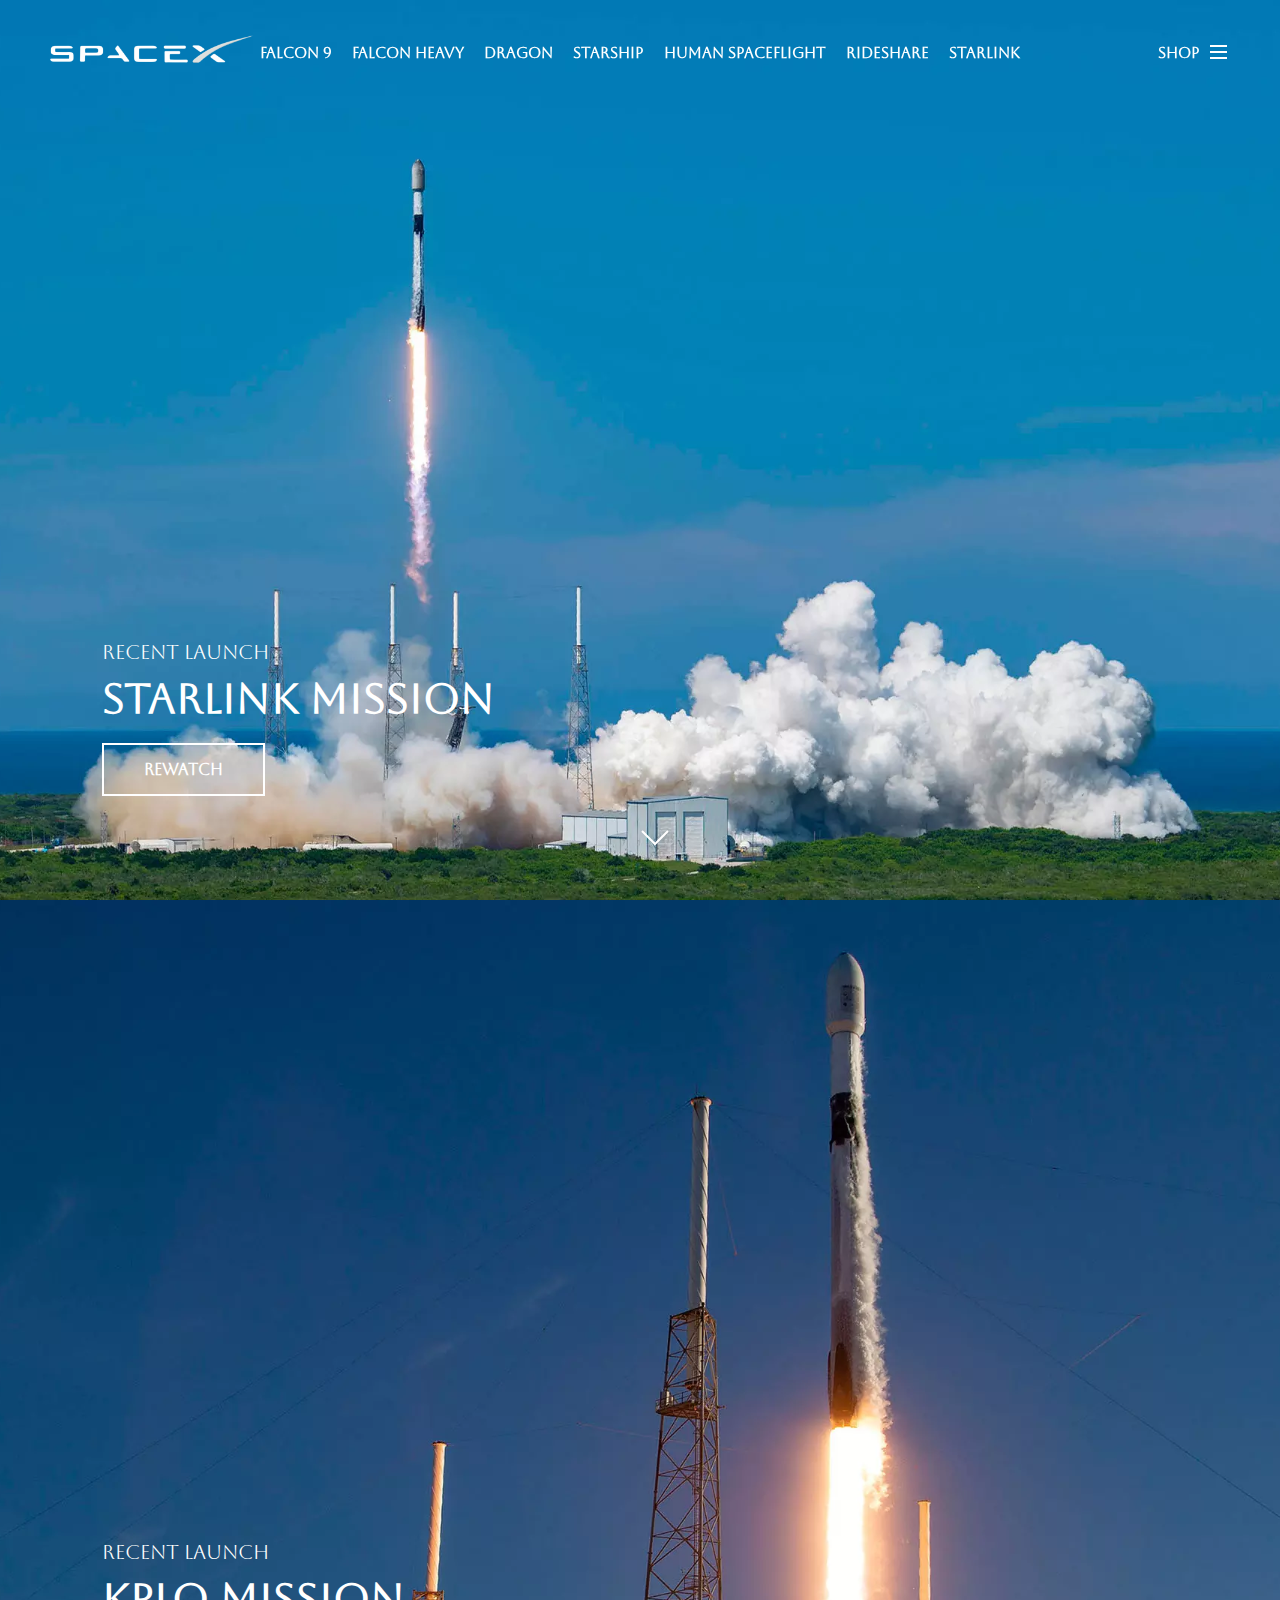
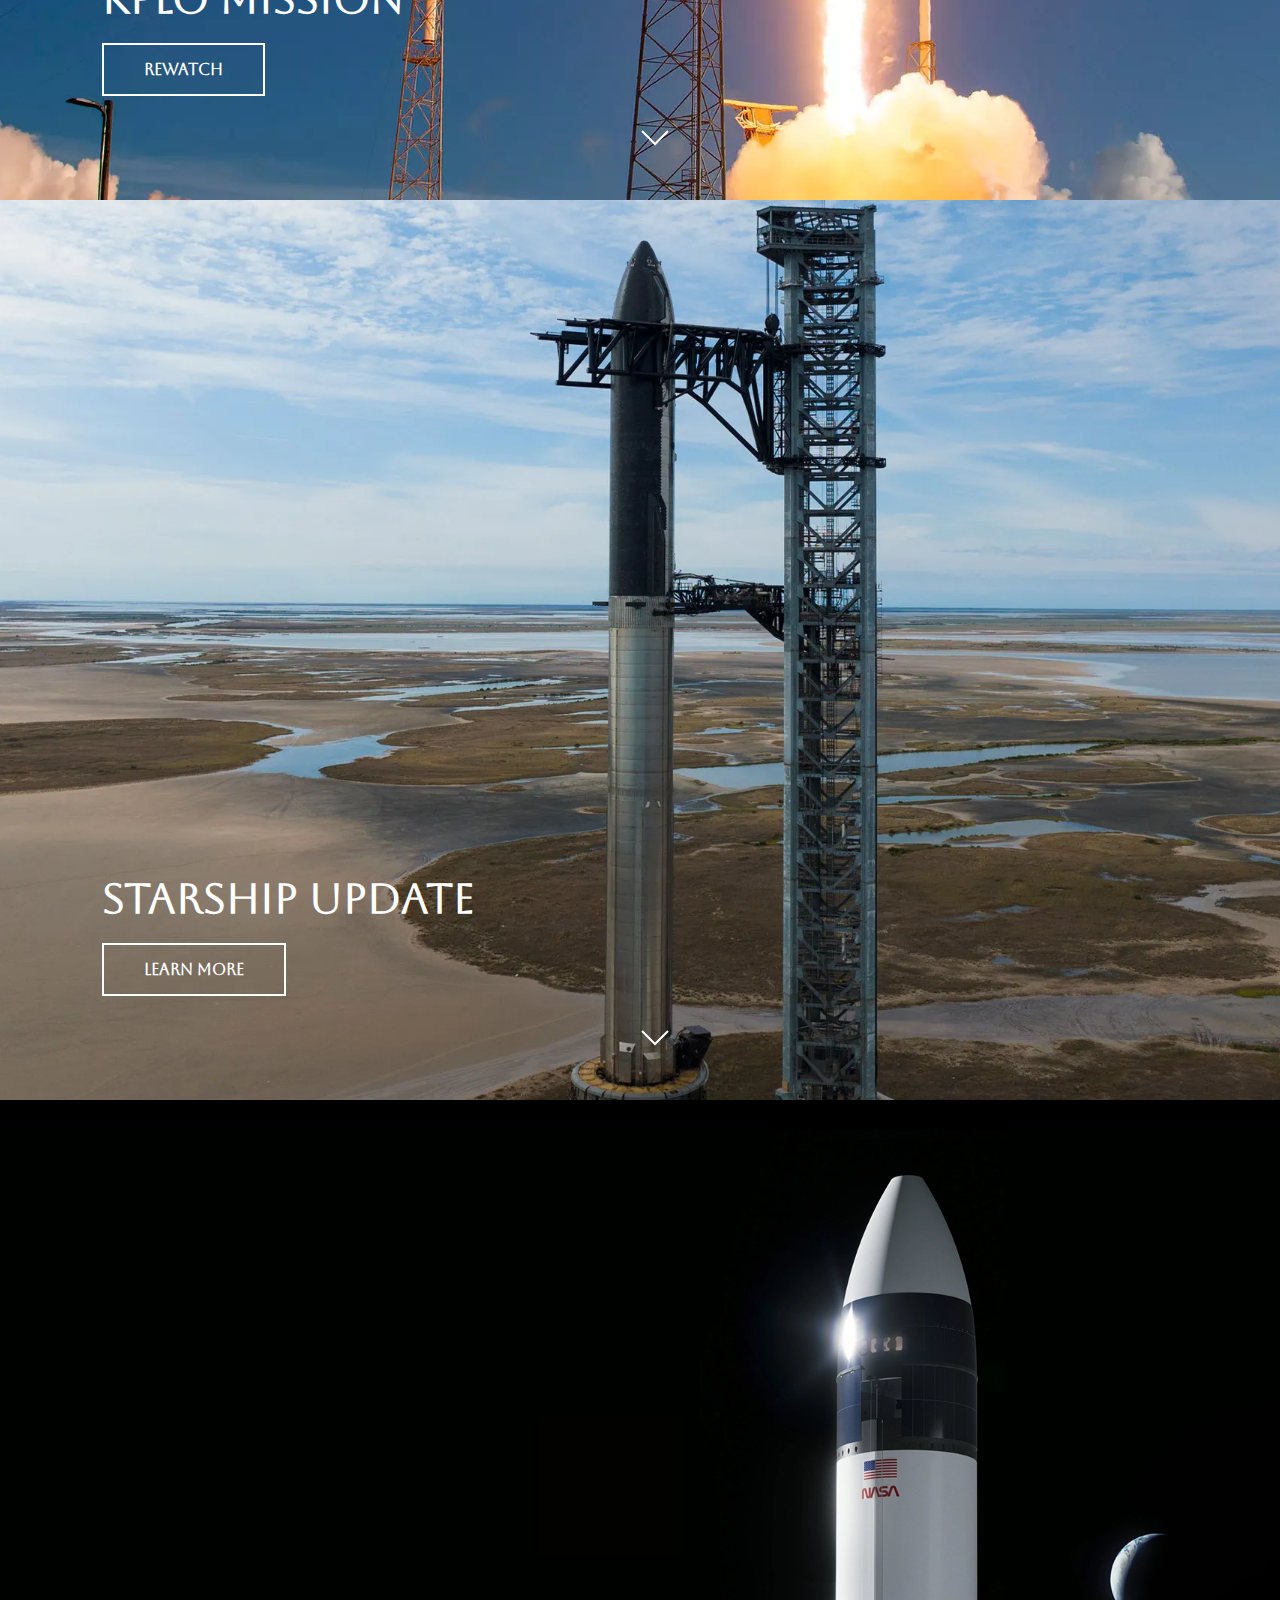
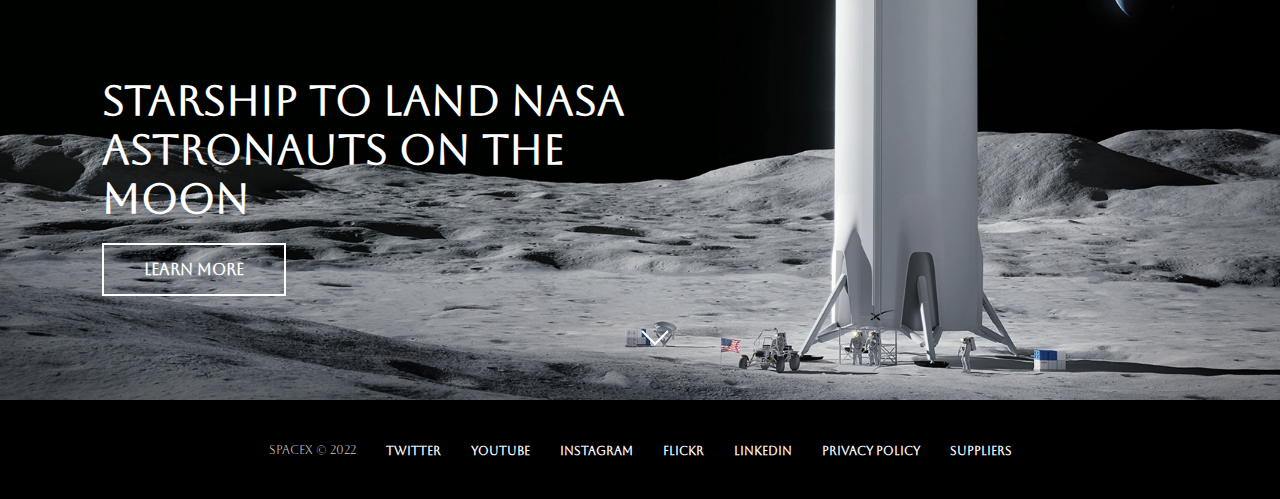
<file: index.html>
<!DOCTYPE html>
<html lang="en">
<head>
    <meta charset="UTF-8">
    <meta http-equiv="X-UA-Compatible" content="IE=edge">
    <meta name="viewport" content="width=device-width, initial-scale=1.0">
    <link rel="stylesheet" href="style.css">
    <title>SpaceX Clone</title>
</head>
<body>
    <div class="nav-overlay"></div>
    <div class="overlay">
        <ul>
            <li><a href="#">mission</a></li>
            <li><a href="#">launches</a></li>
            <li><a href="#">careers</a></li>
            <li><a href="#">updates</a></li>
            <li><a href="#">shop</a></li>

            <li class="li-mobile-menu"><a href="./falcon9.html">falcon 9</a></li>
            <li class="li-mobile-menu"><a href="#">falcon heavy</a></li>
            <li class="li-mobile-menu"><a href="#">dragon</a></li>
            <li class="li-mobile-menu"><a href="#">starship</a></li>
            <li class="li-mobile-menu"><a href="#">human spaceflight</a></li>
            <li class="li-mobile-menu"><a href="#">rideshare</a></li>
            <li class="li-mobile-menu"><a href="#">starlink</a></li>

        </ul>
    </div>
    <header class="main-header">
        <div style="display: flex;">
            <div class="logo-div">
                <a href="index.html"><img id="logo-img" src="img/logo.png" alt="SpaceX"></a>
            </div>
            <div class="header-menu">
                <ul>
                    <li><a href="./falcon9.html" class="header-hover">falcon 9</a></li>
                    <li><a href="" class="header-hover">falcon heavy</a></li>
                    <li><a href="" class="header-hover">dragon</a></li>
                    <li><a href="" class="header-hover">starship</a></li>
                    <li><a href="" class="header-hover">human spaceflight</a></li>
                    <li><a href="" class="header-hover">rideshare</a></li>
                    <li><a href="" class="header-hover">starlink</a></li>
                </ul>
            </div>
        </div>
        <div style="display: flex; position: absolute; right: 50px; z-index: 5;">
            <span class="shop-menu">
                <a href="#" class="header-hover" id="shop">shop</a>
            </span>
            <div class="hamburger">
                <div class="line1"></div>
                <div class="line2"></div>
                <div class="line3"></div>
            </div>
        </div>
    </header>
    
    
    <section class="section-first">
        <div class="first-sec-content">
            <h4>recent launch</h4>
            <h2>starlink mission</h2>
            <div class="hover-div">
                <div class="hover"></div>
                <span>rewatch</span>
            </div>
        </div>
        <div class="scroll-arrow">
            <svg width="30px" height="20px">
                <path
                  stroke="#ffffff"
                  fill="none"
                  stroke-width="2px"
                  d="M2.000,5.000 L15.000,18.000 L28.000,5.000 "
                ></path>
              </svg>
        </div>
    </section>

    <section class="section-second">
        <div class="first-sec-content">
            <h4>recent launch</h4>
            <h2>kplo mission</h2>
            <div class="hover-div">
                <div class="hover"></div>
                <span>rewatch</span>
            </div>
        </div>
        <div class="scroll-arrow">
            <svg width="30px" height="20px">
                <path
                  stroke="#ffffff"
                  fill="none"
                  stroke-width="2px"
                  d="M2.000,5.000 L15.000,18.000 L28.000,5.000 "
                ></path>
              </svg>
        </div>
    </section>

    <section class="section-third">
        <div class="first-sec-content">
            <h2>starship update</h2>
            <div class="hover-div">
                <div class="hover"></div>
                <span>learn more</span>
            </div>
        </div>
        <div class="scroll-arrow">
            <svg width="30px" height="20px">
                <path
                  stroke="#ffffff"
                  fill="none"
                  stroke-width="2px"
                  d="M2.000,5.000 L15.000,18.000 L28.000,5.000 "
                ></path>
              </svg>
        </div>
    </section>

    <section class="section-fourth">
        <div class="first-sec-content">
            <h2>STARSHIP TO LAND NASA ASTRONAUTS ON THE MOON</h2>
            <div class="hover-div">
                <div class="hover"></div>
                <span>learn more</span>
            </div>
        </div>
        <div class="scroll-arrow">
            <svg width="30px" height="20px">
                <path
                  stroke="#ffffff"
                  fill="none"
                  stroke-width="2px"
                  d="M2.000,5.000 L15.000,18.000 L28.000,5.000 "
                ></path>
              </svg>
        </div>
    </section>
    <footer>
        <ul>
            <li id="spacex-footer">spacex &copy; 2022</li>
            <li><a href="#">twitter</a></li>
            <li><a href="#">youtube</a></li>
            <li><a href="#">instagram</a></li>
            <li><a href="#">flickr</a></li>
            <li><a href="#">linkedin</a></li>
            <li><a href="#">privacy policy</a></li>
            <li><a href="#">suppliers</a></li>
        </ul>
    </footer>
    <script src="script.js"></script>
</body>
</html>
</file>
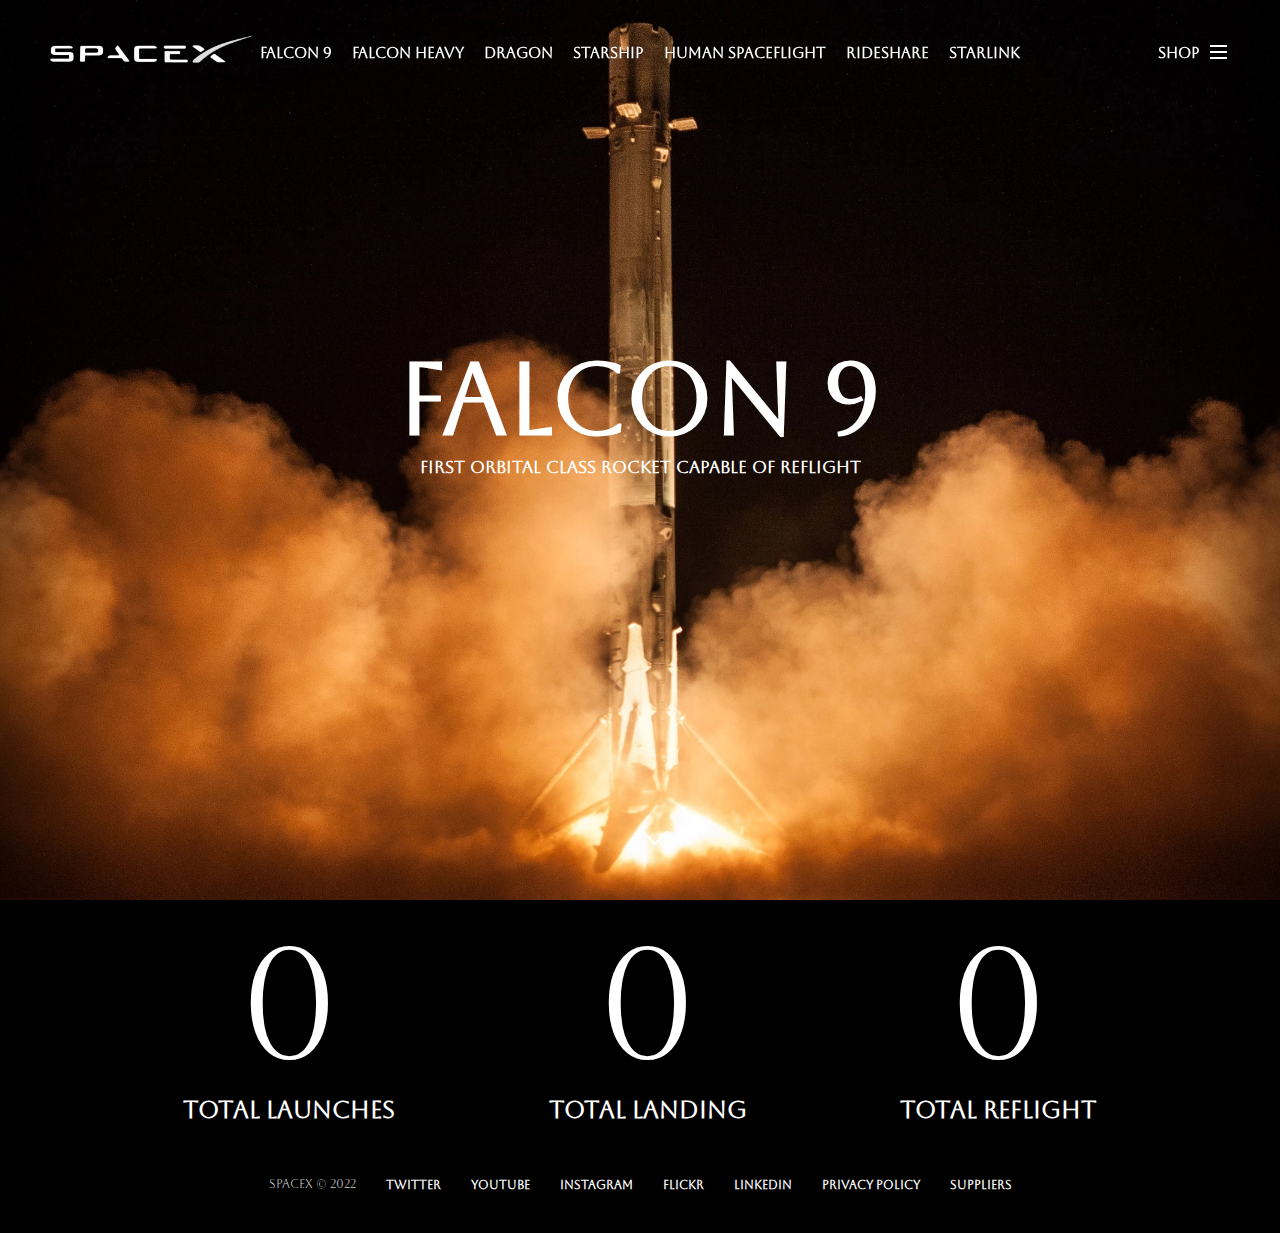
<file: falcon9.html>
<!DOCTYPE html>
<html lang="en">
<head>
    <meta charset="UTF-8">
    <meta http-equiv="X-UA-Compatible" content="IE=edge">
    <meta name="viewport" content="width=device-width, initial-scale=1.0">
    <link rel="stylesheet" href="style.css">
    <title>SpaceX Clone</title>
</head>
<body id="index-falcon">
    <div class="nav-overlay"></div>
    <div class="overlay">
        <ul>
            <li><a href="#">mission</a></li>
            <li><a href="#">launches</a></li>
            <li><a href="#">careers</a></li>
            <li><a href="#">updates</a></li>
            <li><a href="#">shop</a></li>

            <li class="li-mobile-menu"><a href="#">falcon 9</a></li>
            <li class="li-mobile-menu"><a href="#">falcon heavy</a></li>
            <li class="li-mobile-menu"><a href="#">dragon</a></li>
            <li class="li-mobile-menu"><a href="#">starship</a></li>
            <li class="li-mobile-menu"><a href="#">human spaceflight</a></li>
            <li class="li-mobile-menu"><a href="#">rideshare</a></li>
            <li class="li-mobile-menu"><a href="#">starlink</a></li>

        </ul>
    </div>
    <header class="main-header">
        <div style="display: flex;">
            <div class="logo-div">
                <a href="index.html"><img id="logo-img" src="img/logo.png" alt="SpaceX"></a>
            </div>
            <div class="header-menu">
                <ul>
                    <li><a href="./falcon9.html" class="header-hover">falcon 9</a></li>
                    <li><a href="" class="header-hover">falcon heavy</a></li>
                    <li><a href="" class="header-hover">dragon</a></li>
                    <li><a href="" class="header-hover">starship</a></li>
                    <li><a href="" class="header-hover">human spaceflight</a></li>
                    <li><a href="" class="header-hover">rideshare</a></li>
                    <li><a href="" class="header-hover">starlink</a></li>
                </ul>
            </div>
        </div>
        <div style="display: flex; position: absolute; right: 50px;">
            <span class="shop-menu">
                <a href="#" class="header-hover" id="shop">shop</a>
            </span>
            <div class="hamburger">
                <div class="line1"></div>
                <div class="line2"></div>
                <div class="line3"></div>
            </div>
        </div>
    </header>
    <section class="section-falcon9">
        <div class="falcon9-sec-content">
            <h2>Falcon 9</h2>
            <h4>First Orbital Class Rocket capable of reflight</h4>
        </div>
        <div class="scroll-arrow">
            <svg width="30px" height="20px">
                <path
                  stroke="#ffffff"
                  fill="none"
                  stroke-width="2px"
                  d="M2.000,5.000 L15.000,18.000 L28.000,5.000 "
                ></path>
              </svg>
        </div>
    </section>
    <div class="counter-div">
        <div class="total-launch counter-area">
            <span class="counter1" data-target="3">0</span>
            <span class="counter-title">total launches</span>
        </div>
        <div class="total-landing counter-area">
            <span class="counter2" data-target="7">0</span>
            <span class="counter-title">total landing</span>
        </div>
        <div class="total-reflight counter-area">
            <span class="counter3" data-target="9">0</span>
            <span class="counter-title">total reflight</span>
        </div>
    </div>
    <footer>
        <ul>
            <li id="spacex-footer">spacex &copy; 2022</li>
            <li><a href="#">twitter</a></li>
            <li><a href="#">youtube</a></li>
            <li><a href="#">instagram</a></li>
            <li><a href="#">flickr</a></li>
            <li><a href="#">linkedin</a></li>
            <li><a href="#">privacy policy</a></li>
            <li><a href="#">suppliers</a></li>
        </ul>
    </footer>
    <script src="script.js"></script>
    <script src="counter.js"></script>
</body>
</html>
</file>
<file: style.css>
@import url('https://fonts.googleapis.com/css2?family=Aboreto&family=Lato&family=M+PLUS+Rounded+1c:wght@900&family=Roboto:ital,wght@0,900;1,300&display=swap');
*,
*::before,
*::after{
    color: #fff;
    margin: 0;
    padding: 0;
    box-sizing: border-box;
}
body{
    font-family: 'Aboreto', cursive;
    background-color: #000;
}
a{
    text-decoration: none;
    color: #fff;
}
li{
    list-style: none;
}
.main-header{
    display: flex;
    justify-content: space-between;
    position: fixed;
    top: 35px;
    z-index: 3;
    width: 100% !important;
    padding-left: 50px;
}
.header-menu ul{
    display: flex;
    margin-top: 8px;
}
.header-menu ul li{
    position: relative;
    margin-right: 20px;
    padding-bottom: 2px;
}
.header-menu ul li a{
    font-weight: bold !important;
    font-size: 15px;
}
.shop-menu{
    margin-top: 8px;
    height: 21px;
    font-weight: bold !important;
}
.shop-block{
    display: none;
}
.shop-menu a{
    font-size: 15px !important;
    margin-bottom: 0;
}
#logo-img{
    display: block;
    width: 210px;
    height: auto;
}
.hamburger{
    background-color: none;
    width: 20px;
    height: 20px;
    cursor: pointer;
    margin-top: 10px;
    margin-left: 10px;
}
.line1,
.line2,
.line3{
    width: 17px;
    height: 2px;
    background-color: #fff;
    transition: all 0.6s;
    margin: 0;
}
.line2{
    margin-top: 4px;
}
.line3{
    margin-top: 4px;
}
.header-hover::after{
    content: '';
    position: absolute;
    left: 0;
    bottom: 0;
    background: #fff;
    height: 1px;
    width: 100%;
    transform: scaleX(0);
    transition: transform 0.3s ease-in;
    transform-origin: right center;
}
.header-hover:hover::after{
    transform: scaleY(1);
    transform-origin: left center;
    transition-duration: 0.2;
}
section{
    position: relative;
    height: 100vh;
    background-position: center center;
    background-repeat: no-repeat;
    background-size: cover;
}
.section-first{
    background-image: url('img/first-img.webp');
}
.section-second{
    background-image: url('img/second-img.webp');
}
.section-third{
    background-image: url('img/third-img\ \(1\).webp');
}
.section-fourth{
    background-image: url('img/fourth-img.webp');
}
.section-falcon9{
    background-image: url('img/f9_feature.webp');
}
.first-sec-content{
    position: absolute;
    bottom: 100px;
    left: 8%;
    max-width: 550px;
}
.first-sec-content h4{
    font-size: 20px;
    font-weight: 500;
    margin-bottom: 10px;
    animation: fadeInUp 0.8s ease-in-out 0.4s;
    animation-fill-mode: both;
}
.first-sec-content h2{
    font-size: 42px;
    font-weight: bold;
    margin-bottom: 20px;
    animation: fadeInUp 0.8s ease-in-out 0.5s;
    animation-fill-mode: both;
}
.hover-div{
    position: relative;
    border: 2px solid #fff;
    min-width: 130px;
    text-align: center;
    display: inline-block;
    padding: 15px 40px;
    cursor: pointer;
    overflow: hidden;
    z-index: 2;
    animation: fadeInUp 0.8s ease-in-out 0.6s;
    animation-fill-mode: both;
}
.falcon9-sec-content{
    position: absolute;
    top: 50%;
    left: 50%;
    transform: translate(-50%, -80%);
    text-align: center;
}
.falcon9-sec-content h2{
    font-size: 100px;
    font-weight: bold !important;
    animation: fadeInUp 0.8s ease-in-out 0.5s;
    animation-fill-mode: both;
}

.falcon9-sec-content h4{
    font-size: 17px;
    animation: fadeInUp 0.8s ease-in-out 0.8s;
    animation-fill-mode: both;
}
.fade-animation{
    animation: fadeInUp 0.8s ease-in-out 0.8s;
    animation-fill-mode: both;
}
.counter-div{
    display: flex;
    justify-content: space-evenly;
    padding: 10px 30px;
}
.total-launch,
.total-landing,
.total-reflight{
    display: flex;
    flex-direction: column;
    align-items: center;
}
.counter1,
.counter2,
.counter3{
    font-size: 160px;
}
.counter-title{
    font-size: 24px;
    font-weight: 800;
}
.hover-div span{
    font-weight: 800;
}
.hover-div .hover{
    position: absolute;
    top: 0;
    left: 0;
    width: 100%;
    background-color: #fff;
    height: 100%;
    z-index: -1;
    transform: translateY(100%);
    transition: transform 0.2s ease;

}
.hover-div:hover span{
    color: #000;
}
.hover-div:hover .hover{
    transform: translateY(0);
}
@keyframes fadeInUp{
    0%{
        opacity: 0;
        transform: translateY(100%);
    }
    100%{
        opacity: 1;
        transform: translateY(0);
    }
}
.scroll-arrow{
    position: absolute;
    left: 50%;
    bottom: 50px;
    animation: fadeDown 3s infinite 0.6s;
}
@keyframes fadeDown{
    0%{
        transform: translateY(100%);
        opacity: 0;
    }
    100%{
        transform: translateY(0);
        opacity: 1;
    }
}
footer{
    position: relative;
    padding: 40px;
}
footer ul{
    display: flex;
    flex-direction: row;
    align-items: center;
    justify-content: center;
    flex-wrap: wrap;
}
footer ul li {
    padding: 0 15px;
}
footer ul li a{
    font-weight: 700;
    font-size: 12px;
    color: #fff;
    transition: color 0.5s;
}
footer ul li a:hover{
    color: #aaa;
}
#spacex-footer{
    color: #ccc;
    font-size: 12px;
}
.stop-scroll{
    overflow: hidden;
}
.overlay{   
    position: fixed;
    top: 0;
    right: 0;
    width: 300px;
    height: 100%;
    z-index: 3;
    background-color: #000;
    transform: translateX(100%);
    transition: transform 0.5s ease;
}
.overlay ul{
    color: #fff;
    padding-top: 100px;
    padding-right: 28px;
    padding-left: 38px;
}
.overlay ul li{
    padding: 10px;
    text-align: right;
    border-bottom: 1px solid #555;
    width: 100%;
}
.overlay ul li a:hover{
    color: #555;
    transition: color 0.6s;
}
.li-mobile-menu{
    display: none;
}
.overlay-menu{
    transform: translateX(0);
}
.menu-ham .line2{
    display: none;
}
.menu-ham .line1{
    transform: rotate(45deg) translateY(4px);
}
.menu-ham .line3{
    transform: rotate(-45deg) translateY(-5px);
}
.falcon9-body{
    animation: op 1s ease;    
}
.nav-overlay{
    position: fixed;
    top: 0;
    left: 0;
    width: 100%;
    height: 100px;
    background-color: #000;
    z-index: 3;
    transform: translateY(-100%);
    transition: transform 0.3s ease-in-out;
}
.nav-overlay-scroll{
    transform: translateY(0);
}
@keyframes op{
    0%{
        opacity: 0;
    }
    100%{
        opacity: 1;
    }
}
@media (max-width: 1199px){
    .header-hover{
        display: none;
    }
    #logo-img{
        width: 150px;
    }
    .li-mobile-menu{
        display: block;
    }
}
@media (max-width:600px){
    .first-sec-content{
        left: 5%;
        max-width: 350px;
    }
    .first-sec-content h4{
        font-size: 17px;
    }
    .first-sec-content h2{
        font-size: 30px;
    }
    #spacex-footer{
        position: absolute;
        top: 20px;
    }
    footer ul li {
        padding: 5px;
    }
    footer{
        padding: 37px;
    }
    footer ul{
        padding-top: 10px;
    }
    .falcon9-sec-content h2{
        font-size: 40px;
        margin-bottom: 15px;
        font-weight: bold !important;
    }
    .falcon9-sec-content h4{
        font-size: 14px;
        font-weight: bold !important;
    }
    .counter1,
    .counter2,
    .counter3{
        font-size: 70px;
    }
    .counter-title{
        font-size: 10px;
    }
    .falcon9-sec-content{
        left: 40%;
        transform: translate(-33%,-60%);
    }
    .counter-area{
        margin: 0 10px;
    }
    .counter-div{
        padding: 20px;
    }
}
</file>
